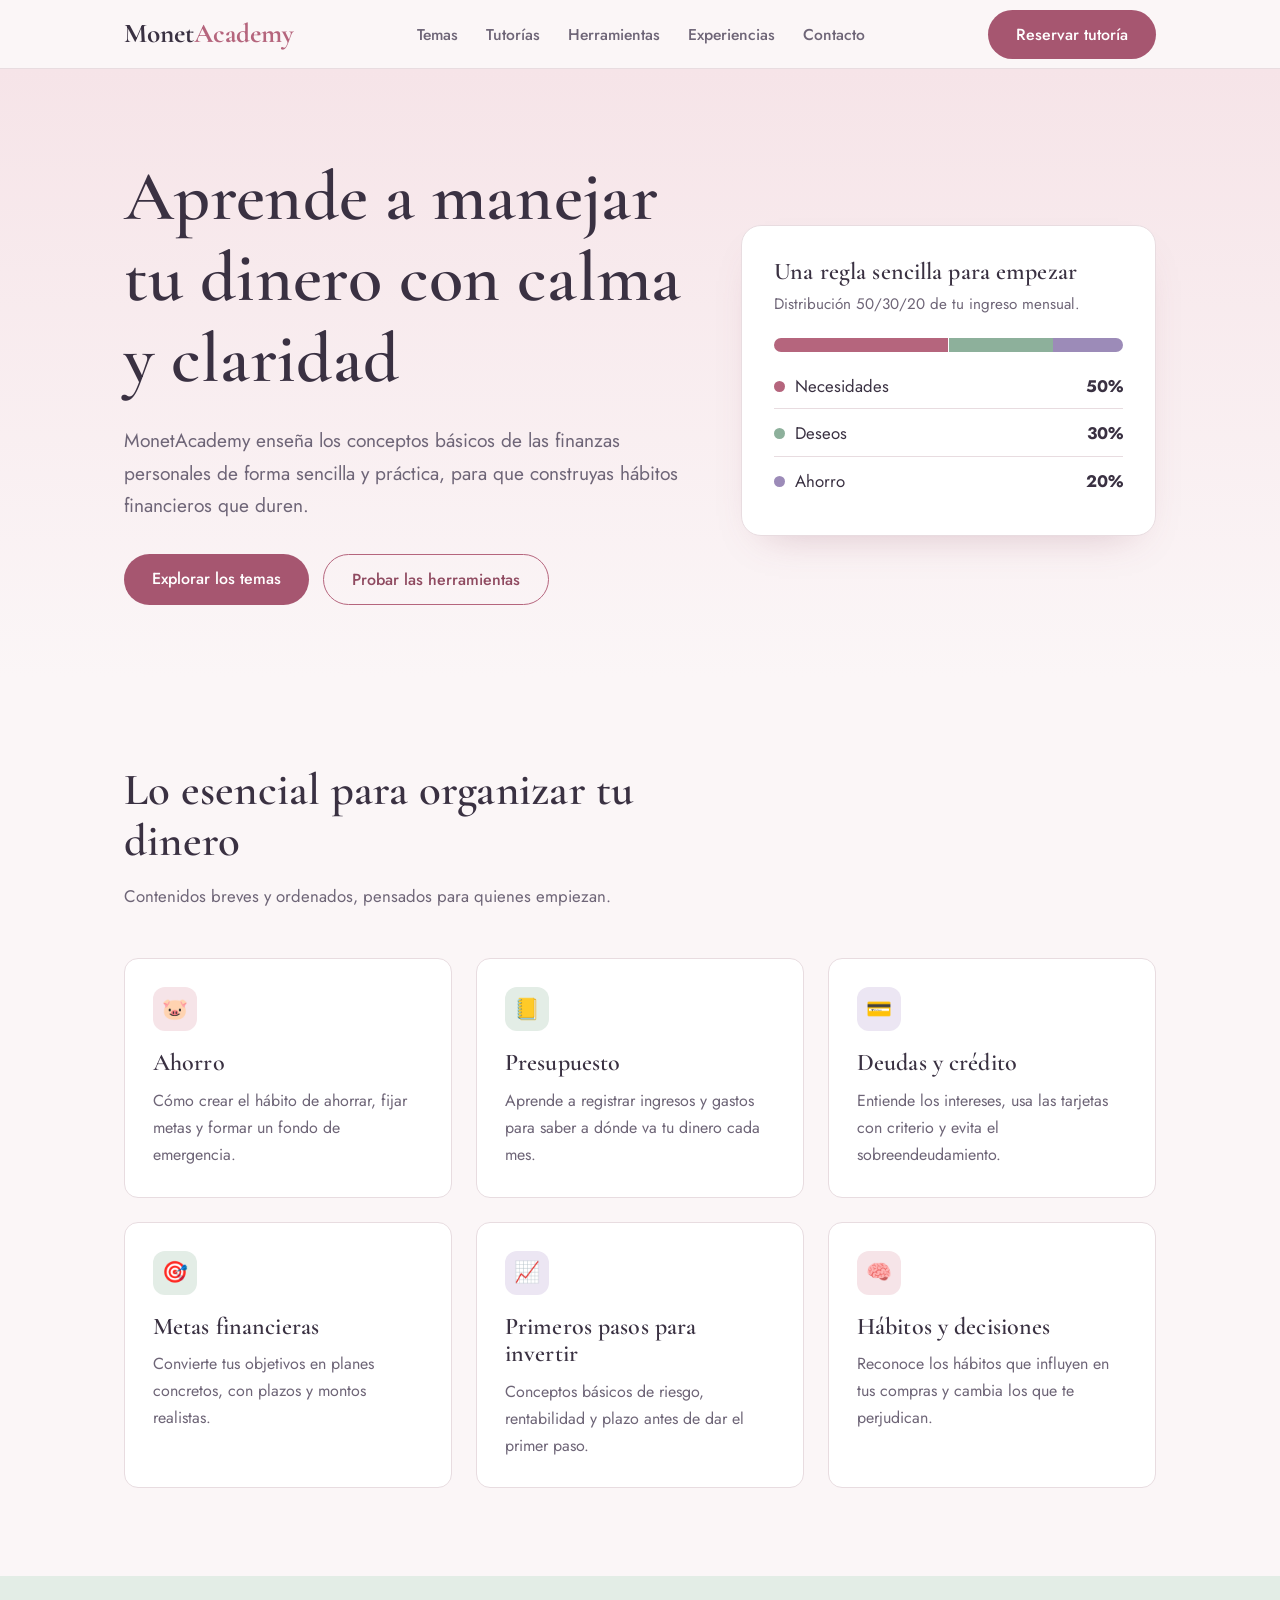
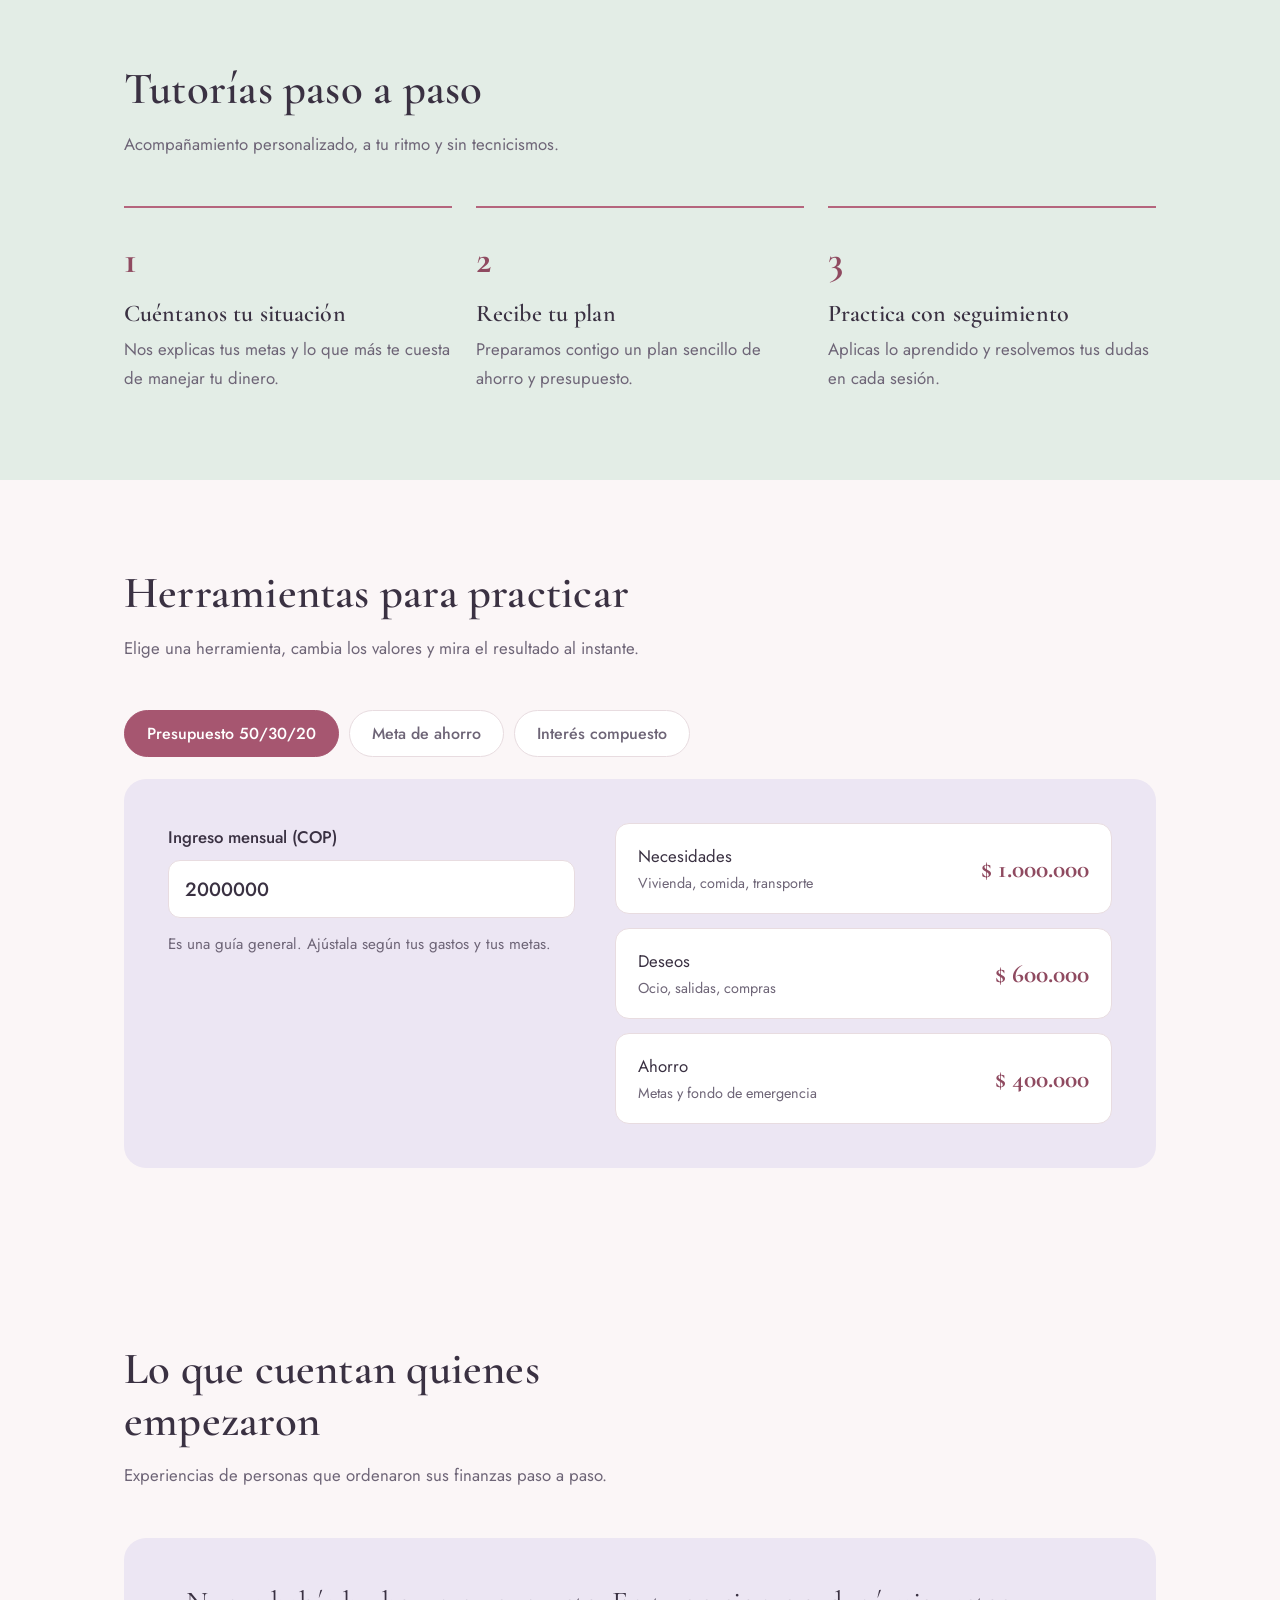
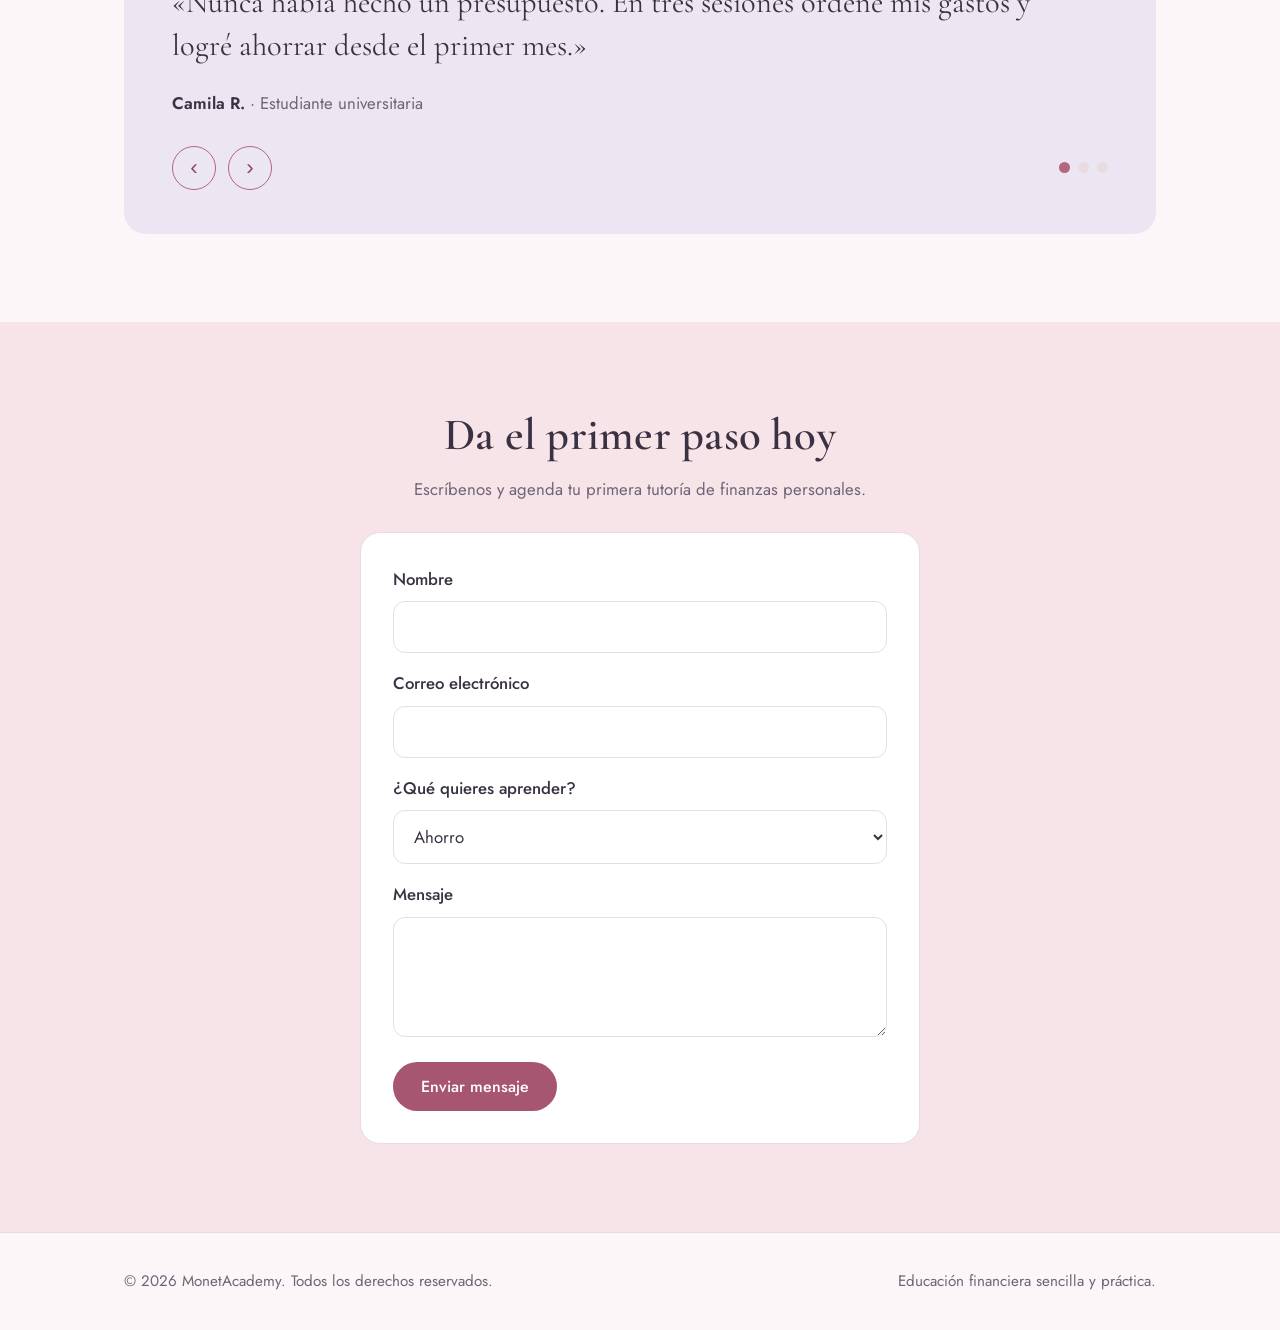
<file: MonetAcademy · Finanzas personales claras y prácticas.html>
<!DOCTYPE html>
<html lang="es">
<head>
<meta charset="utf-8">
<meta name="viewport" content="width=device-width, initial-scale=1, viewport-fit=cover">
<title>MonetAcademy · Finanzas personales claras y prácticas</title>
<link rel="preconnect" href="https://fonts.googleapis.com">
<link rel="preconnect" href="https://fonts.gstatic.com" crossorigin>
<link href="https://fonts.googleapis.com/css2?family=Cormorant+Garamond:wght@500;600;700&family=Jost:wght@400;500;600&display=swap" rel="stylesheet">
<style>
:root{
  color-scheme:light;
  --bg:#FBF6F7; --surface:#FFFFFF; --blush:#F6E4E8; --sage:#E3EDE6; --lilac:#ECE6F3;
  --rose:#B5657D; --rose-dark:#8F4A60; --btn:#A65670; --btn-h:#8F4A60; --ink:#3A3142; --muted:#6E6577; --line:#E8DCE0;
  --serif:"Cormorant Garamond",Georgia,"Times New Roman",serif;
  --sans:"Jost","Helvetica Neue",Arial,sans-serif;
  box-sizing:border-box;
  padding-top:env(safe-area-inset-top,0px); padding-bottom:env(safe-area-inset-bottom,0px);
}
@media (prefers-color-scheme:dark){
  :root:not([data-theme="light"]){
    color-scheme:dark;
    --bg:#1E1A23; --surface:#282230; --blush:#3A2B33; --sage:#27332D; --lilac:#302A3B;
    --rose:#E0A1B3; --rose-dark:#EBB9C7; --ink:#F2EAF0; --muted:#B9AEC1; --line:#3C3444;
  }
}
:root[data-theme="dark"]{
  color-scheme:dark;
  --bg:#1E1A23; --surface:#282230; --blush:#3A2B33; --sage:#27332D; --lilac:#302A3B;
  --rose:#E0A1B3; --rose-dark:#EBB9C7; --ink:#F2EAF0; --muted:#B9AEC1; --line:#3C3444;
}
html{scroll-behavior:smooth;scroll-padding-top:calc(env(safe-area-inset-top,0px) + 72px)}
*,*::before,*::after{box-sizing:border-box}
body{margin:0;background:var(--bg);color:var(--ink);font:400 1.05rem/1.7 var(--sans)}
body::before{content:"";position:fixed;inset:0 0 auto;height:env(safe-area-inset-top,0px);background:var(--bg);z-index:10}
h1,h2,h3{font-family:var(--serif);font-weight:600;line-height:1.15;margin:0;letter-spacing:.005em}
h1{font-size:clamp(2.6rem,6vw,4.4rem)}
h2{font-size:clamp(2rem,4vw,2.8rem)}
h3{font-size:1.5rem}
p{margin:0}
a{color:inherit}
.wrap{max-width:1080px;margin:0 auto;padding:0 24px}
:focus-visible{outline:3px solid var(--rose);outline-offset:3px;border-radius:4px}

/* Navegación */
header{position:sticky;top:env(safe-area-inset-top,0px);z-index:20;background:var(--bg);border-bottom:1px solid var(--line)}
.nav{display:flex;align-items:center;justify-content:space-between;gap:16px;height:68px}
.logo{font-family:var(--serif);font-size:1.7rem;font-weight:700;text-decoration:none;color:var(--ink)}
.logo span{color:var(--rose)}
nav ul{display:flex;gap:28px;list-style:none;margin:0;padding:0}
nav a{text-decoration:none;color:var(--muted);font-weight:500;font-size:.98rem}
nav a:hover{color:var(--rose-dark)}
.btn{display:inline-block;background:var(--btn);color:#fff;text-decoration:none;border:0;border-radius:999px;padding:13px 28px;font:500 1rem var(--sans);cursor:pointer;transition:background .2s}
.btn:hover{background:var(--btn-h)}
.btn.ghost{background:transparent;color:var(--rose-dark);border:1.5px solid var(--rose)}
.btn.ghost:hover{background:var(--blush)}
@media (max-width:760px){nav ul{display:none}}

/* Hero */
.hero{padding:88px 0 72px;background:linear-gradient(180deg,var(--blush),var(--bg))}
.hero .wrap{display:grid;grid-template-columns:1.15fr .85fr;gap:56px;align-items:center}
.hero p.lead{margin:24px 0 32px;font-size:1.2rem;color:var(--muted);max-width:34em}
.hero .actions{display:flex;gap:14px;flex-wrap:wrap}
.coin{background:var(--surface);border:1px solid var(--line);border-radius:20px;padding:32px;box-shadow:0 18px 40px -24px rgba(143,74,96,.35)}
.coin h3{margin-bottom:6px}
.coin .small{color:var(--muted);font-size:.95rem;margin-bottom:20px}
.bar{display:flex;height:14px;border-radius:999px;overflow:hidden;margin-bottom:20px}
.bar i{display:block}
.legend{list-style:none;margin:0;padding:0;display:grid;gap:10px}
.legend li{display:flex;justify-content:space-between;border-bottom:1px solid var(--line);padding-bottom:8px}
.legend li:last-child{border:0}
.dot{display:inline-block;width:11px;height:11px;border-radius:50%;margin-right:10px}
@media (max-width:860px){.hero .wrap{grid-template-columns:1fr}.hero{padding:56px 0 48px}}

/* Secciones */
section{padding:88px 0}
.head{max-width:620px;margin-bottom:48px}
.head p{margin-top:14px;color:var(--muted)}
.grid{display:grid;grid-template-columns:repeat(3,1fr);gap:24px}
.card{background:var(--surface);border:1px solid var(--line);border-radius:14px;padding:28px}
.card h3{margin-bottom:10px}
.card p{color:var(--muted);font-size:1rem}
.card .ico{width:44px;height:44px;border-radius:12px;display:grid;place-items:center;margin-bottom:18px;font-size:1.3rem}
.i1{background:var(--blush)}.i2{background:var(--sage)}.i3{background:var(--lilac)}
@media (max-width:900px){.grid{grid-template-columns:1fr 1fr}}
@media (max-width:600px){.grid{grid-template-columns:1fr}section{padding:60px 0}}

/* Pasos */
.alt{background:var(--sage)}
.steps{display:grid;grid-template-columns:repeat(3,1fr);gap:24px;counter-reset:s}
.step{border-top:2px solid var(--rose);padding-top:20px}
.step::before{counter-increment:s;content:counter(s);font-family:var(--serif);font-size:2.4rem;color:var(--rose-dark);font-weight:700}
.step h3{margin:6px 0 8px}
.step p{color:var(--muted)}
@media (max-width:760px){.steps{grid-template-columns:1fr}}

/* Calculadora */
.calc{display:grid;grid-template-columns:.9fr 1.1fr;gap:40px;background:var(--lilac);border-radius:22px;padding:44px}
label{display:block;font-weight:500;margin-bottom:8px}
input[type=number]{width:100%;font:500 1.2rem var(--sans);padding:14px 16px;border:1.5px solid var(--line);border-radius:12px;background:var(--surface);color:var(--ink)}
.calc .note{margin-top:14px;font-size:.95rem;color:var(--muted)}
.res{display:grid;gap:14px;align-content:center}
.row{background:var(--surface);border-radius:14px;padding:18px 22px;display:flex;justify-content:space-between;align-items:center;gap:16px;border:1px solid var(--line)}
.row b{font-family:var(--serif);font-size:1.6rem;color:var(--rose-dark)}
.row small{display:block;color:var(--muted);font-size:.9rem}
@media (max-width:820px){.calc{grid-template-columns:1fr;padding:28px}}

/* Contacto */
.contact{text-align:center;background:var(--blush)}
.contact .head{margin:0 auto 28px}
footer{padding:36px 0;border-top:1px solid var(--line);color:var(--muted);font-size:.95rem}
footer .wrap{display:flex;justify-content:space-between;flex-wrap:wrap;gap:12px}
[hidden]{display:none!important}
@media (prefers-color-scheme:dark){:root:not([data-theme="light"]){--btn:#8F4A60;--btn-h:#A65670}}
:root[data-theme="dark"]{--btn:#8F4A60;--btn-h:#A65670}

/* Entrada de la página */
@keyframes rise{from{opacity:0;transform:translateY(22px)}to{opacity:1;transform:none}}
@keyframes grow{from{transform:scaleX(0)}to{transform:scaleX(1)}}
.hero h1,.hero .lead,.hero .actions,.hero .coin{animation:rise .9s cubic-bezier(.2,.7,.2,1) both}
.hero .lead{animation-delay:.15s}.hero .actions{animation-delay:.3s}.hero .coin{animation-delay:.45s}
.bar i{transform-origin:left;animation:grow 1.1s cubic-bezier(.2,.7,.2,1) 1s both}
.bar i:nth-child(2){animation-delay:1.2s}.bar i:nth-child(3){animation-delay:1.4s}
.rv{opacity:0;transform:translateY(20px);transition:opacity .7s ease,transform .7s ease,border-color .25s,box-shadow .25s;transition-delay:var(--d,0s),var(--d,0s),0s,0s}
.rv.show{opacity:1;transform:none}
.card:hover{border-color:var(--rose);box-shadow:0 16px 30px -22px rgba(143,74,96,.55)}

/* Herramientas */
.tabs{display:flex;gap:10px;flex-wrap:wrap;margin-bottom:22px}
.tab{font:500 1rem var(--sans);padding:11px 22px;border-radius:999px;border:1.5px solid var(--line);background:var(--surface);color:var(--muted);cursor:pointer;transition:background .2s,color .2s}
.tab:hover{border-color:var(--rose)}
.tab[aria-selected="true"]{background:var(--btn);border-color:var(--btn);color:#fff}
.field{margin-bottom:16px}
.field input,.field select,.field textarea{width:100%;font:400 1.05rem var(--sans);padding:13px 16px;border:1.5px solid var(--line);border-radius:12px;background:var(--surface);color:var(--ink)}
.field textarea{min-height:120px;resize:vertical}
.track{height:12px;border-radius:999px;background:var(--surface);overflow:hidden;border:1px solid var(--line)}
.track i{display:block;height:100%;width:0;background:var(--rose);transition:width .5s ease}

/* Experiencias */
.quotes{background:var(--lilac);border-radius:22px;padding:44px 48px}
.q{display:none;margin:0}
.q.on{display:block;animation:rise .6s both}
.q p{font-family:var(--serif);font-size:clamp(1.4rem,2.6vw,1.9rem);line-height:1.4;max-width:30em}
.who{margin-top:22px;color:var(--muted)}
.who b{color:var(--ink);font-weight:600}
.qctl{display:flex;align-items:center;gap:12px;margin-top:28px}
.qbtn{width:44px;height:44px;border-radius:50%;border:1.5px solid var(--rose);background:transparent;color:var(--rose-dark);font-size:1.4rem;line-height:1;cursor:pointer}
.qbtn:hover{background:var(--blush)}
.dots{display:flex;gap:8px;margin-left:auto}
.dots button{width:11px;height:11px;border-radius:50%;border:0;padding:0;background:var(--line);cursor:pointer}
.dots button.on{background:var(--rose)}
@media (max-width:600px){.quotes{padding:28px}}

/* Contacto */
.form{max-width:560px;margin:0 auto;text-align:left;background:var(--surface);border:1px solid var(--line);border-radius:20px;padding:32px}
.ok{text-align:center}.ok p{margin:10px 0 22px;color:var(--muted)}

@media (prefers-reduced-motion:reduce){html{scroll-behavior:auto}*,*::before,*::after{animation:none!important;transition:none!important}.rv{opacity:1;transform:none}}
</style>
</head>
<body>

<header>
  <div class="wrap nav">
    <a class="logo" href="#inicio">Monet<span>Academy</span></a>
    <nav aria-label="Principal">
      <ul>
        <li><a href="#temas">Temas</a></li>
        <li><a href="#tutorias">Tutorías</a></li>
        <li><a href="#herramientas">Herramientas</a></li>
        <li><a href="#experiencias">Experiencias</a></li>
        <li><a href="#contacto">Contacto</a></li>
      </ul>
    </nav>
    <a class="btn" href="#contacto">Reservar tutoría</a>
  </div>
</header>

<main id="inicio">
  <div class="hero">
    <div class="wrap">
      <div>
        <h1>Aprende a manejar tu dinero con calma y claridad</h1>
        <p class="lead">MonetAcademy enseña los conceptos básicos de las finanzas personales de forma sencilla y práctica, para que construyas hábitos financieros que duren.</p>
        <div class="actions">
          <a class="btn" href="#temas">Explorar los temas</a>
          <a class="btn ghost" href="#herramientas">Probar las herramientas</a>
        </div>
      </div>
      <aside class="coin" aria-label="Ejemplo de distribución del ingreso">
        <h3>Una regla sencilla para empezar</h3>
        <p class="small">Distribución 50/30/20 de tu ingreso mensual.</p>
        <div class="bar" role="img" aria-label="50% necesidades, 30% deseos, 20% ahorro">
          <i style="width:50%;background:var(--rose)"></i>
          <i style="width:30%;background:#8DB09B"></i>
          <i style="width:20%;background:#9C8BB8"></i>
        </div>
        <ul class="legend">
          <li><span><span class="dot" style="background:var(--rose)"></span>Necesidades</span><b>50%</b></li>
          <li><span><span class="dot" style="background:#8DB09B"></span>Deseos</span><b>30%</b></li>
          <li><span><span class="dot" style="background:#9C8BB8"></span>Ahorro</span><b>20%</b></li>
        </ul>
      </aside>
    </div>
  </div>

  <section id="temas">
    <div class="wrap">
      <div class="head">
        <h2>Lo esencial para organizar tu dinero</h2>
        <p>Contenidos breves y ordenados, pensados para quienes empiezan.</p>
      </div>
      <div class="grid">
        <article class="card"><div class="ico i1" aria-hidden="true">🐷</div><h3>Ahorro</h3><p>Cómo crear el hábito de ahorrar, fijar metas y formar un fondo de emergencia.</p></article>
        <article class="card"><div class="ico i2" aria-hidden="true">📒</div><h3>Presupuesto</h3><p>Aprende a registrar ingresos y gastos para saber a dónde va tu dinero cada mes.</p></article>
        <article class="card"><div class="ico i3" aria-hidden="true">💳</div><h3>Deudas y crédito</h3><p>Entiende los intereses, usa las tarjetas con criterio y evita el sobreendeudamiento.</p></article>
        <article class="card"><div class="ico i2" aria-hidden="true">🎯</div><h3>Metas financieras</h3><p>Convierte tus objetivos en planes concretos, con plazos y montos realistas.</p></article>
        <article class="card"><div class="ico i3" aria-hidden="true">📈</div><h3>Primeros pasos para invertir</h3><p>Conceptos básicos de riesgo, rentabilidad y plazo antes de dar el primer paso.</p></article>
        <article class="card"><div class="ico i1" aria-hidden="true">🧠</div><h3>Hábitos y decisiones</h3><p>Reconoce los hábitos que influyen en tus compras y cambia los que te perjudican.</p></article>
      </div>
    </div>
  </section>

  <section id="tutorias" class="alt">
    <div class="wrap">
      <div class="head">
        <h2>Tutorías paso a paso</h2>
        <p>Acompañamiento personalizado, a tu ritmo y sin tecnicismos.</p>
      </div>
      <div class="steps">
        <div class="step"><h3>Cuéntanos tu situación</h3><p>Nos explicas tus metas y lo que más te cuesta de manejar tu dinero.</p></div>
        <div class="step"><h3>Recibe tu plan</h3><p>Preparamos contigo un plan sencillo de ahorro y presupuesto.</p></div>
        <div class="step"><h3>Practica con seguimiento</h3><p>Aplicas lo aprendido y resolvemos tus dudas en cada sesión.</p></div>
      </div>
    </div>
  </section>

  <section id="herramientas">
    <div class="wrap">
      <div class="head">
        <h2>Herramientas para practicar</h2>
        <p>Elige una herramienta, cambia los valores y mira el resultado al instante.</p>
      </div>
      <div class="tabs" role="tablist" aria-label="Herramientas">
        <button class="tab" role="tab" data-p="p1" aria-selected="true">Presupuesto 50/30/20</button>
        <button class="tab" role="tab" data-p="p2" aria-selected="false">Meta de ahorro</button>
        <button class="tab" role="tab" data-p="p3" aria-selected="false">Interés compuesto</button>
      </div>
      <div class="calc panel" id="p2" role="tabpanel" hidden>
        <div>
          <div class="field"><label for="mMeta">Meta de ahorro (COP)</label><input id="mMeta" type="number" min="0" step="50000" value="3000000" inputmode="numeric"></div>
          <div class="field"><label for="mAhorro">Ya tengo ahorrado (COP)</label><input id="mAhorro" type="number" min="0" step="50000" value="500000" inputmode="numeric"></div>
          <div class="field"><label for="mMeses">Plazo en meses</label><input id="mMeses" type="number" min="1" step="1" value="10" inputmode="numeric"></div>
        </div>
        <div class="res" aria-live="polite">
          <div class="row"><span>Ahorro mensual necesario<small>Para llegar a tu meta a tiempo</small></span><b id="mCuota">—</b></div>
          <div class="row"><span>Aún te falta<small id="mPct">—</small></span><b id="mFalta">—</b></div>
          <div class="track"><i id="mBar"></i></div>
        </div>
      </div>
      <div class="calc panel" id="p3" role="tabpanel" hidden>
        <div>
          <div class="field"><label for="iAporte">Aporte mensual (COP)</label><input id="iAporte" type="number" min="0" step="10000" value="200000" inputmode="numeric"></div>
          <div class="field"><label for="iTasa">Tasa efectiva anual (%)</label><input id="iTasa" type="number" min="0" step="0.5" value="8" inputmode="decimal"></div>
          <div class="field"><label for="iAnios">Años</label><input id="iAnios" type="number" min="1" step="1" value="5" inputmode="numeric"></div>
          <p class="note">Cálculo ilustrativo. No garantiza una rentabilidad real.</p>
        </div>
        <div class="res" aria-live="polite">
          <div class="row"><span>Saldo final<small>Aportes más intereses</small></span><b id="iFinal">—</b></div>
          <div class="row"><span>Total aportado<small>Lo que pones tú</small></span><b id="iAport">—</b></div>
          <div class="row"><span>Intereses ganados<small>Lo que crece tu dinero</small></span><b id="iInt">—</b></div>
        </div>
      </div>
      <div class="calc panel" id="p1" role="tabpanel">
        <div>
          <label for="ingreso">Ingreso mensual (COP)</label>
          <input id="ingreso" type="number" min="0" step="10000" value="2000000" inputmode="numeric">
          <p class="note">Es una guía general. Ajústala según tus gastos y tus metas.</p>
        </div>
        <div class="res" aria-live="polite">
          <div class="row"><span>Necesidades<small>Vivienda, comida, transporte</small></span><b id="r50">—</b></div>
          <div class="row"><span>Deseos<small>Ocio, salidas, compras</small></span><b id="r30">—</b></div>
          <div class="row"><span>Ahorro<small>Metas y fondo de emergencia</small></span><b id="r20">—</b></div>
        </div>
      </div>
    </div>
  </section>

  <!-- Experiencias de ejemplo: reemplázalas por testimonios reales -->
  <section id="experiencias">
    <div class="wrap">
      <div class="head">
        <h2>Lo que cuentan quienes empezaron</h2>
        <p>Experiencias de personas que ordenaron sus finanzas paso a paso.</p>
      </div>
      <div class="quotes" aria-live="polite">
        <blockquote class="q"><p>«Nunca había hecho un presupuesto. En tres sesiones ordené mis gastos y logré ahorrar desde el primer mes.»</p><div class="who"><b>Camila R.</b> · Estudiante universitaria</div></blockquote>
        <blockquote class="q"><p>«Entendí cómo funcionan los intereses de mi tarjeta y armé un plan claro para pagarla sin ahogarme.»</p><div class="who"><b>Andrés M.</b> · Joven profesional</div></blockquote>
        <blockquote class="q"><p>«Separé mis gastos personales de los del negocio y por fin tengo una meta de ahorro que sí cumplo.»</p><div class="who"><b>Laura P.</b> · Emprendedora</div></blockquote>
        <div class="qctl">
          <button class="qbtn" id="prev" aria-label="Experiencia anterior">‹</button>
          <button class="qbtn" id="next" aria-label="Experiencia siguiente">›</button>
          <div class="dots" id="dots"></div>
        </div>
      </div>
    </div>
  </section>

  <section id="contacto" class="contact">
    <div class="wrap">
      <div class="head">
        <h2>Da el primer paso hoy</h2>
        <p>Escríbenos y agenda tu primera tutoría de finanzas personales.</p>
      </div>
      <form class="form" id="form">
        <div class="field"><label for="nombre">Nombre</label><input id="nombre" name="nombre" type="text" required autocomplete="name"></div>
        <div class="field"><label for="correo">Correo electrónico</label><input id="correo" name="correo" type="email" required autocomplete="email"></div>
        <div class="field"><label for="tema">¿Qué quieres aprender?</label>
          <select id="tema" name="tema"><option>Ahorro</option><option>Presupuesto</option><option>Deudas y crédito</option><option>Metas financieras</option><option>Primeros pasos para invertir</option><option>Otro tema</option></select></div>
        <div class="field"><label for="mensaje">Mensaje</label><textarea id="mensaje" name="mensaje" required></textarea></div>
        <button class="btn" type="submit">Enviar mensaje</button>
      </form>
      <div class="form ok" id="ok" role="status" hidden>
        <h3>Gracias, <span id="okName"></span></h3>
        <p>Tu mensaje está listo. Ábrelo en tu correo para enviarlo a MonetAcademy.</p>
        <a class="btn" id="okLink" href="#">Abrir en mi correo</a>
      </div>
    </div>
  </section>
</main>

<footer>
  <div class="wrap">
    <span>© 2026 MonetAcademy. Todos los derechos reservados.</span>
    <span>Educación financiera sencilla y práctica.</span>
  </div>
</footer>

<script>
(function(){
  var fmt = new Intl.NumberFormat('es-CO',{style:'currency',currency:'COP',maximumFractionDigits:0});
  var input = document.getElementById('ingreso');
  function calc(){
    var v = parseFloat(input.value);
    if(!(v>=0)) v = 0;
    document.getElementById('r50').textContent = fmt.format(v*0.5);
    document.getElementById('r30').textContent = fmt.format(v*0.3);
    document.getElementById('r20').textContent = fmt.format(v*0.2);
  }
  input.addEventListener('input',calc);
  calc();
})();
(function(){
  var cop = new Intl.NumberFormat('es-CO',{style:'currency',currency:'COP',maximumFractionDigits:0});
  function $(id){return document.getElementById(id)}
  function num(id){var v=parseFloat($(id).value);return v>0?v:0}
  function set(id,t){$(id).textContent=t}

  // Pestañas de herramientas
  var tabs=[].slice.call(document.querySelectorAll('.tab'));
  tabs.forEach(function(t){t.addEventListener('click',function(){
    tabs.forEach(function(x){var on=x===t;x.setAttribute('aria-selected',on);$(x.dataset.p).hidden=!on});
  })});

  // Meta de ahorro
  function meta(){
    var m=num('mMeta'),a=num('mAhorro'),p=Math.max(1,Math.round(num('mMeses'))),f=Math.max(0,m-a),pct=m?Math.min(100,Math.round(a/m*100)):0;
    set('mCuota',cop.format(f/p));set('mFalta',cop.format(f));set('mPct','Llevas el '+pct+'% de tu meta');
    $('mBar').style.width=pct+'%';
  }
  // Interés compuesto
  function inter(){
    var c=num('iAporte'),t=num('iTasa')/100,n=Math.round(num('iAnios')*12),r=Math.pow(1+t,1/12)-1;
    var fv=r>0?c*(Math.pow(1+r,n)-1)/r:c*n,ap=c*n;
    set('iFinal',cop.format(fv));set('iAport',cop.format(ap));set('iInt',cop.format(fv-ap));
  }
  ['mMeta','mAhorro','mMeses'].forEach(function(i){$(i).addEventListener('input',meta)});
  ['iAporte','iTasa','iAnios'].forEach(function(i){$(i).addEventListener('input',inter)});
  meta();inter();

  // Experiencias
  var qs=[].slice.call(document.querySelectorAll('.q')),dots=$('dots'),qi=0;
  function show(i){
    qi=(i+qs.length)%qs.length;
    qs.forEach(function(q,j){q.classList.toggle('on',j===qi)});
    [].forEach.call(dots.children,function(d,j){d.classList.toggle('on',j===qi)});
  }
  qs.forEach(function(_,i){var b=document.createElement('button');b.setAttribute('aria-label','Experiencia '+(i+1));b.addEventListener('click',function(){show(i)});dots.appendChild(b)});
  $('prev').addEventListener('click',function(){show(qi-1)});
  $('next').addEventListener('click',function(){show(qi+1)});
  show(0);

  // Formulario de contacto
  $('form').addEventListener('submit',function(e){
    e.preventDefault();
    var d=new FormData(e.target),n=d.get('nombre');
    var body='Nombre: '+n+'\nCorreo: '+d.get('correo')+'\n\n'+d.get('mensaje');
    $('okName').textContent=n;
    $('okLink').href='mailto:contacto@monetacademy.com?subject='+encodeURIComponent('Tutoría MonetAcademy: '+d.get('tema'))+'&body='+encodeURIComponent(body);
    e.target.hidden=true;$('ok').hidden=false;
  });

  // Aparición al hacer scroll
  if('IntersectionObserver' in window){
    var io=new IntersectionObserver(function(es){es.forEach(function(e){if(e.isIntersecting){e.target.classList.add('show');io.unobserve(e.target)}})},{threshold:.12});
    [].forEach.call(document.querySelectorAll('.card,.step,.head,.calc,.quotes,.form'),function(el,i){el.classList.add('rv');el.style.setProperty('--d',(i%3)*.12+'s');io.observe(el)});
  }
})();
</script>
</body>
</html>
</file>
